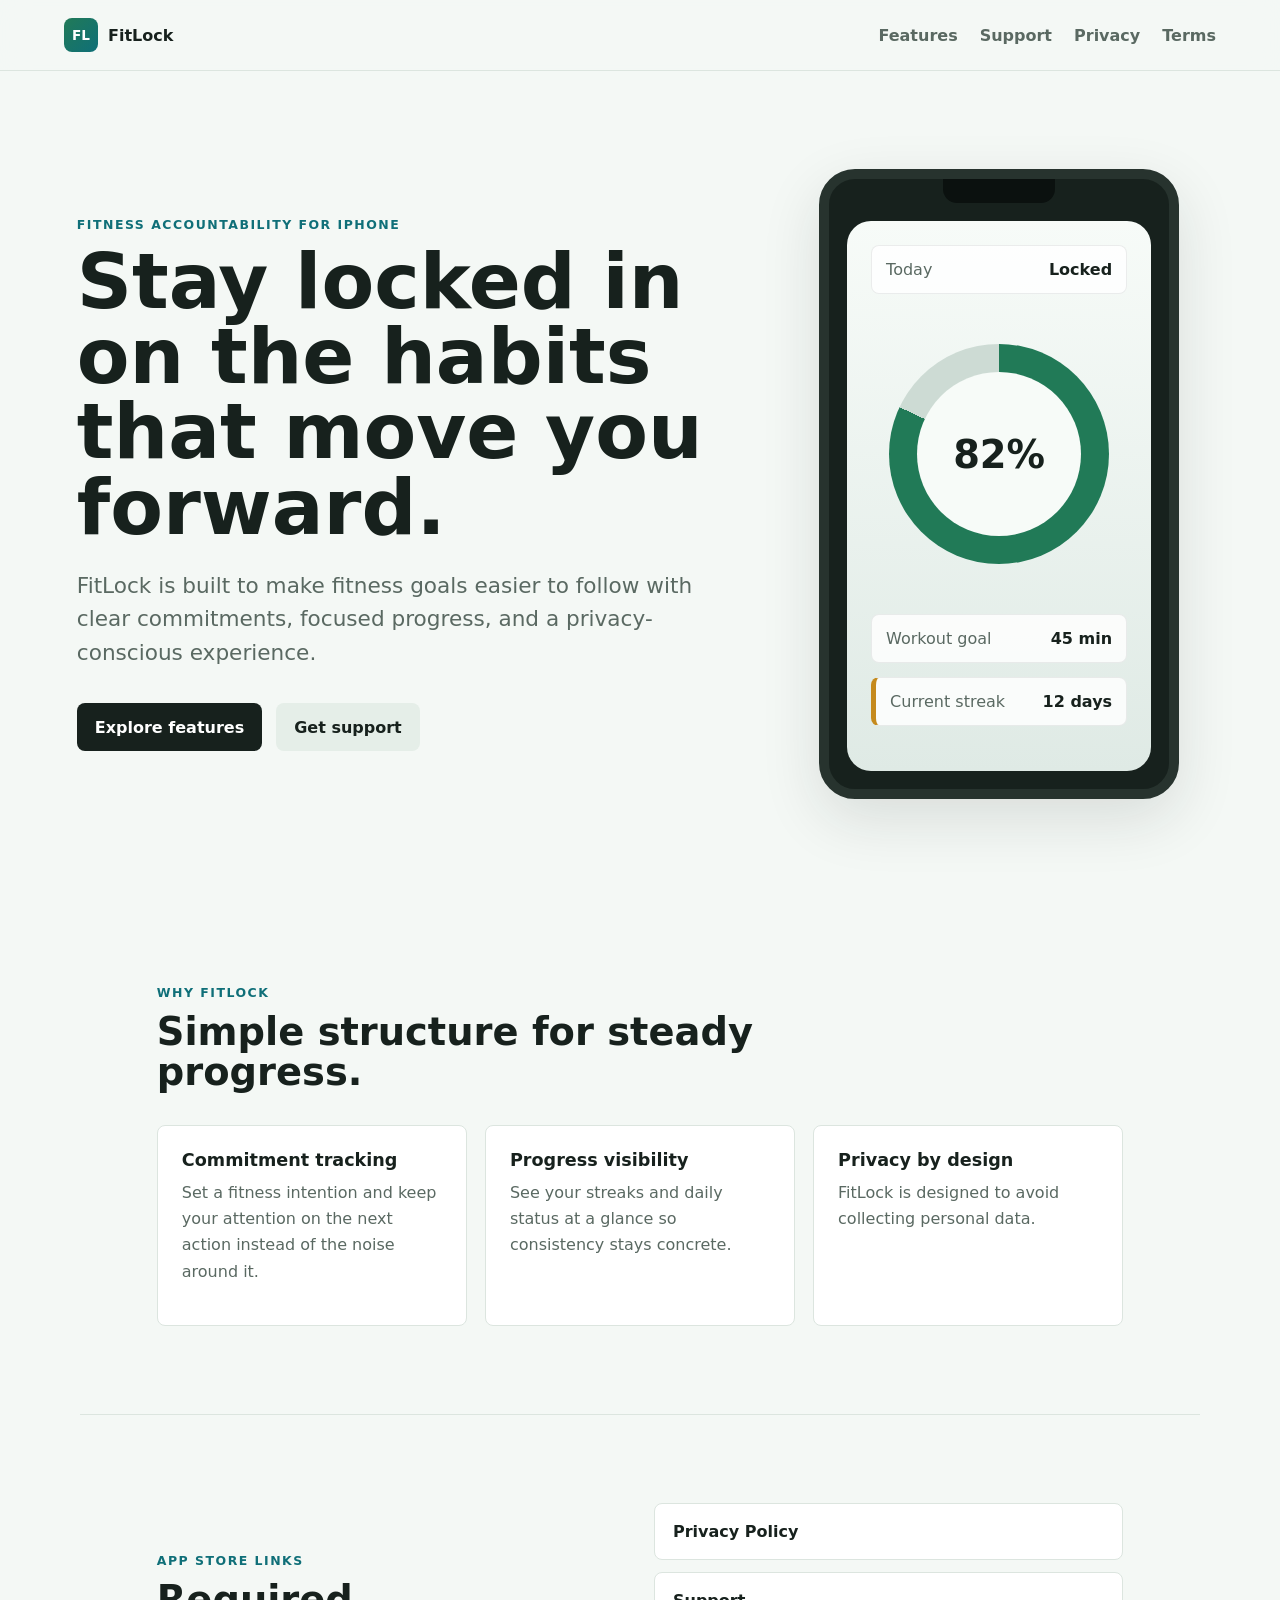
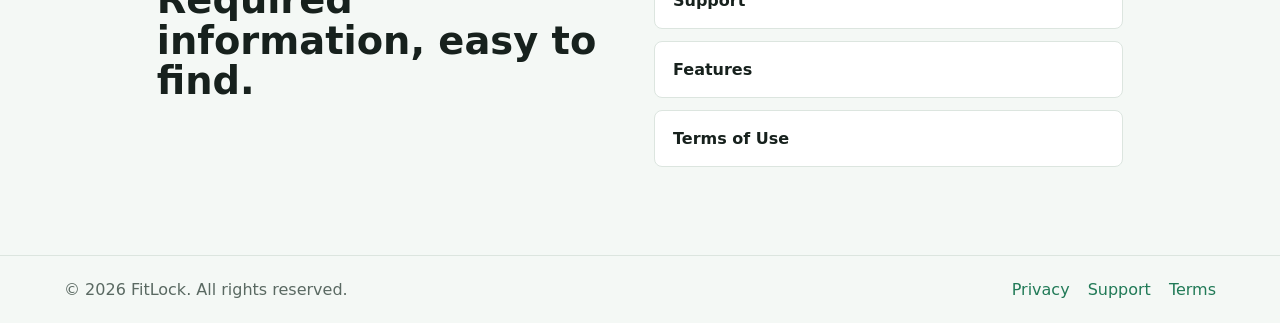
<file: index.html>
<!doctype html>
<html lang="en">
  <head>
    <meta charset="utf-8">
    <meta name="viewport" content="width=device-width, initial-scale=1">
    <title>FitLock</title>
    <meta name="description" content="FitLock helps you stay consistent with simple fitness-focused accountability tools.">
    <link rel="stylesheet" href="styles.css">
  </head>
  <body>
    <header class="site-header">
      <a class="brand" href="index.html" aria-label="FitLock home">
        <span class="brand-mark" aria-hidden="true">FL</span>
        <span>FitLock</span>
      </a>
      <nav aria-label="Primary navigation">
        <a href="features.html">Features</a>
        <a href="support.html">Support</a>
        <a href="privacy.html">Privacy</a>
        <a href="terms.html">Terms</a>
      </nav>
    </header>

    <main>
      <section class="hero">
        <div class="hero-copy">
          <p class="eyebrow">Fitness accountability for iPhone</p>
          <h1>Stay locked in on the habits that move you forward.</h1>
          <p class="lead">FitLock is built to make fitness goals easier to follow with clear commitments, focused progress, and a privacy-conscious experience.</p>
          <div class="actions">
            <a class="button primary" href="features.html">Explore features</a>
            <a class="button secondary" href="support.html">Get support</a>
          </div>
        </div>
        <div class="phone-preview" aria-label="FitLock app preview">
          <div class="phone-top"></div>
          <div class="preview-screen">
            <div class="metric-row">
              <span>Today</span>
              <strong>Locked</strong>
            </div>
            <div class="ring" aria-hidden="true">
              <span>82%</span>
            </div>
            <div class="mini-card">
              <span>Workout goal</span>
              <strong>45 min</strong>
            </div>
            <div class="mini-card accent">
              <span>Current streak</span>
              <strong>12 days</strong>
            </div>
          </div>
        </div>
      </section>

      <section class="section">
        <div class="section-heading">
          <p class="eyebrow">Why FitLock</p>
          <h2>Simple structure for steady progress.</h2>
        </div>
        <div class="feature-grid">
          <article class="card">
            <h3>Commitment tracking</h3>
            <p>Set a fitness intention and keep your attention on the next action instead of the noise around it.</p>
          </article>
          <article class="card">
            <h3>Progress visibility</h3>
            <p>See your streaks and daily status at a glance so consistency stays concrete.</p>
          </article>
          <article class="card">
            <h3>Privacy by design</h3>
            <p>FitLock is designed to avoid collecting personal data.</p>
          </article>
        </div>
      </section>

      <section class="section split">
        <div>
          <p class="eyebrow">App Store links</p>
          <h2>Required information, easy to find.</h2>
        </div>
        <div class="link-list">
          <a href="privacy.html">Privacy Policy</a>
          <a href="support.html">Support</a>
          <a href="features.html">Features</a>
          <a href="terms.html">Terms of Use</a>
        </div>
      </section>
    </main>

    <footer class="site-footer">
      <p>&copy; 2026 FitLock. All rights reserved.</p>
      <div>
        <a href="privacy.html">Privacy</a>
        <a href="support.html">Support</a>
        <a href="terms.html">Terms</a>
      </div>
    </footer>
  </body>
</html>
</file>
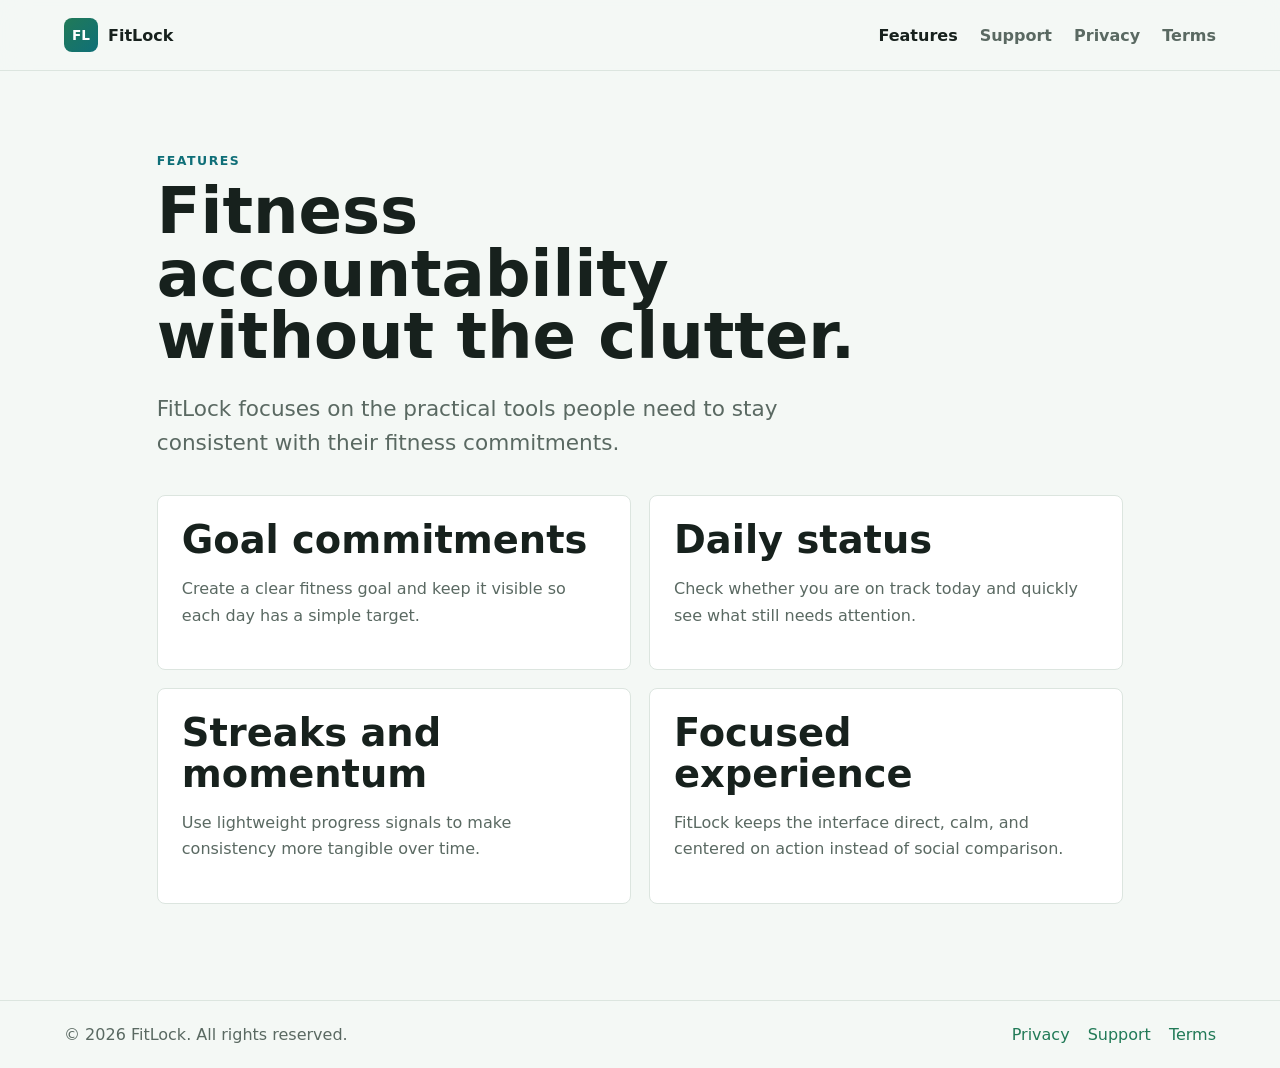
<file: features.html>
<!doctype html>
<html lang="en">
  <head>
    <meta charset="utf-8">
    <meta name="viewport" content="width=device-width, initial-scale=1">
    <title>Features | FitLock</title>
    <meta name="description" content="Learn about FitLock features for fitness accountability and habit consistency.">
    <link rel="stylesheet" href="styles.css">
  </head>
  <body>
    <header class="site-header">
      <a class="brand" href="index.html" aria-label="FitLock home">
        <span class="brand-mark" aria-hidden="true">FL</span>
        <span>FitLock</span>
      </a>
      <nav aria-label="Primary navigation">
        <a aria-current="page" href="features.html">Features</a>
        <a href="support.html">Support</a>
        <a href="privacy.html">Privacy</a>
        <a href="terms.html">Terms</a>
      </nav>
    </header>

    <main class="page">
      <section class="page-hero">
        <p class="eyebrow">Features</p>
        <h1>Fitness accountability without the clutter.</h1>
        <p class="lead">FitLock focuses on the practical tools people need to stay consistent with their fitness commitments.</p>
      </section>

      <section class="content-grid">
        <article class="card">
          <h2>Goal commitments</h2>
          <p>Create a clear fitness goal and keep it visible so each day has a simple target.</p>
        </article>
        <article class="card">
          <h2>Daily status</h2>
          <p>Check whether you are on track today and quickly see what still needs attention.</p>
        </article>
        <article class="card">
          <h2>Streaks and momentum</h2>
          <p>Use lightweight progress signals to make consistency more tangible over time.</p>
        </article>
        <article class="card">
          <h2>Focused experience</h2>
          <p>FitLock keeps the interface direct, calm, and centered on action instead of social comparison.</p>
        </article>
      </section>
    </main>

    <footer class="site-footer">
      <p>&copy; 2026 FitLock. All rights reserved.</p>
      <div>
        <a href="privacy.html">Privacy</a>
        <a href="support.html">Support</a>
        <a href="terms.html">Terms</a>
      </div>
    </footer>
  </body>
</html>
</file>
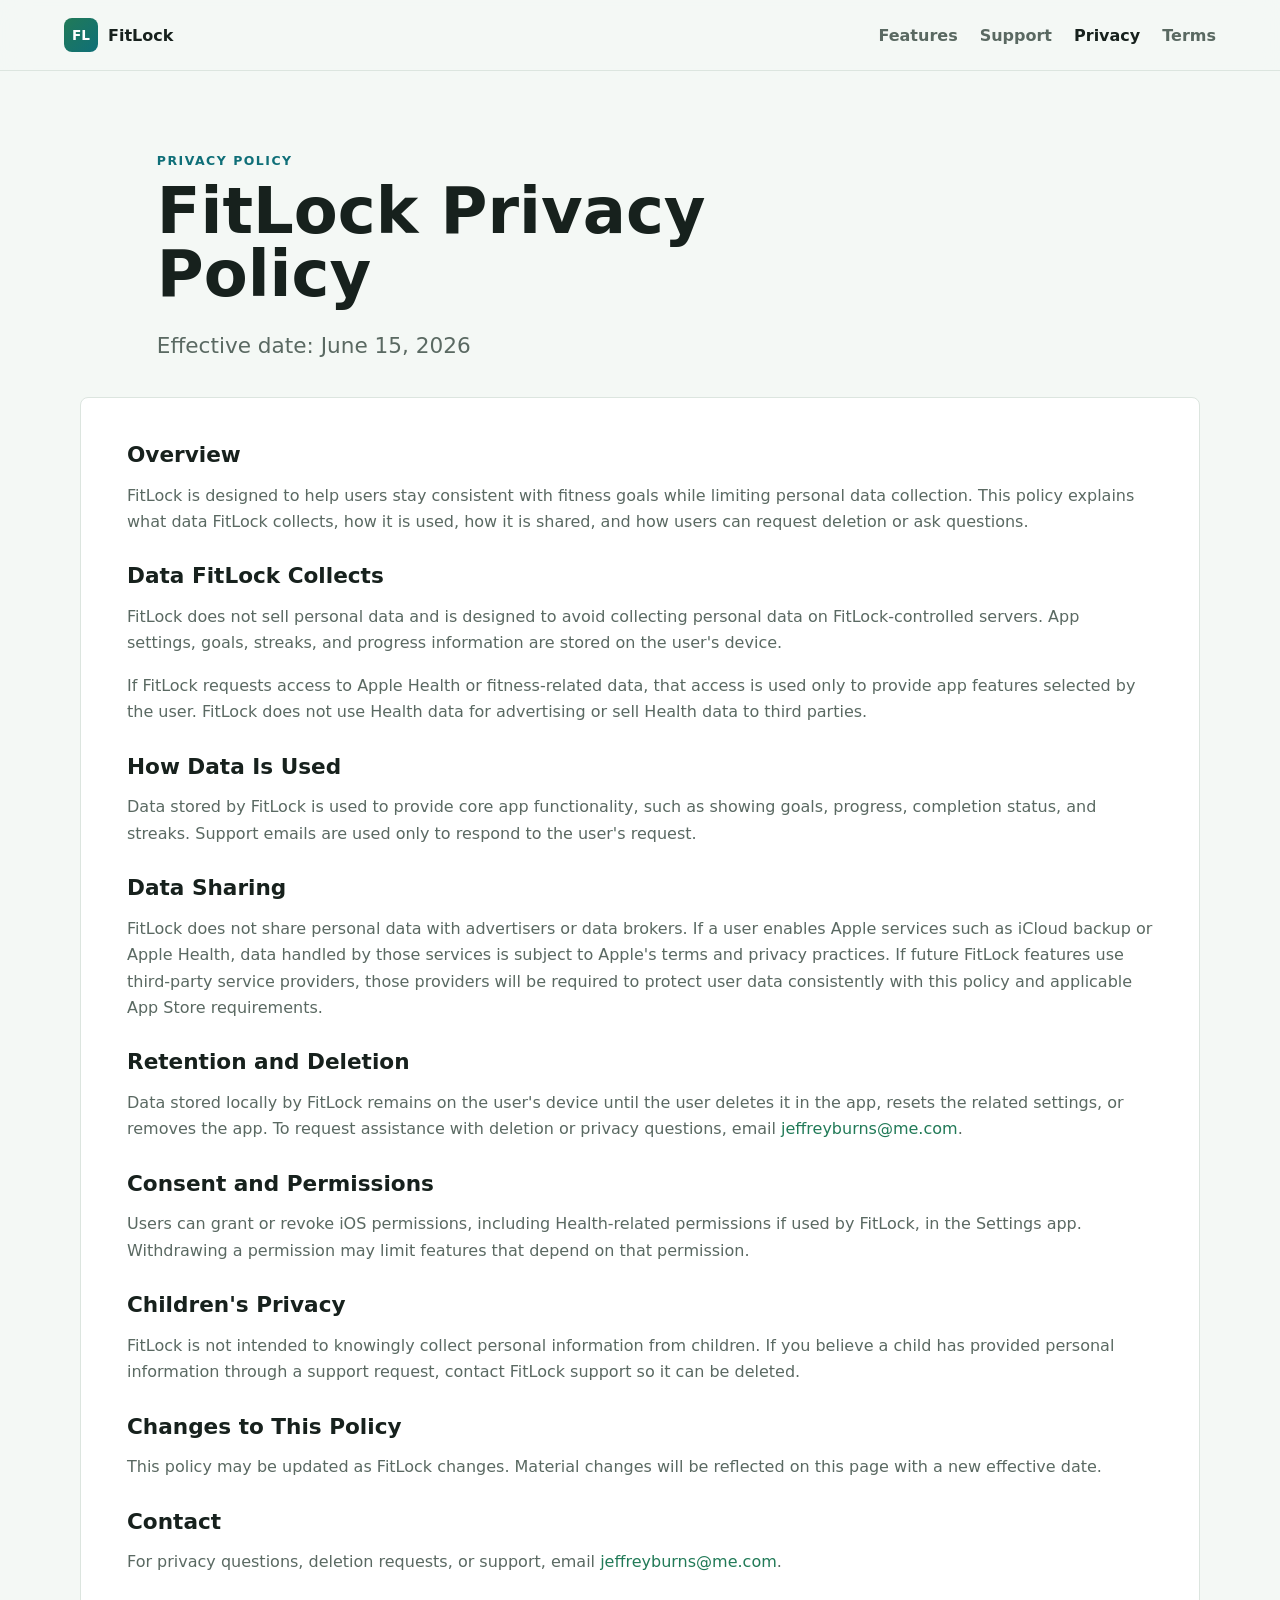
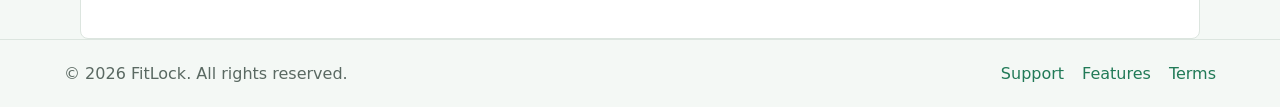
<file: privacy.html>
<!doctype html>
<html lang="en">
  <head>
    <meta charset="utf-8">
    <meta name="viewport" content="width=device-width, initial-scale=1">
    <title>Privacy Policy | FitLock</title>
    <meta name="description" content="FitLock privacy policy.">
    <link rel="stylesheet" href="styles.css">
  </head>
  <body>
    <header class="site-header">
      <a class="brand" href="index.html" aria-label="FitLock home">
        <span class="brand-mark" aria-hidden="true">FL</span>
        <span>FitLock</span>
      </a>
      <nav aria-label="Primary navigation">
        <a href="features.html">Features</a>
        <a href="support.html">Support</a>
        <a aria-current="page" href="privacy.html">Privacy</a>
        <a href="terms.html">Terms</a>
      </nav>
    </header>

    <main class="page legal">
      <section class="page-hero">
        <p class="eyebrow">Privacy Policy</p>
        <h1>FitLock Privacy Policy</h1>
        <p class="lead">Effective date: June 15, 2026</p>
      </section>

      <section class="legal-content">
        <h2>Overview</h2>
        <p>FitLock is designed to help users stay consistent with fitness goals while limiting personal data collection. This policy explains what data FitLock collects, how it is used, how it is shared, and how users can request deletion or ask questions.</p>

        <h2>Data FitLock Collects</h2>
        <p>FitLock does not sell personal data and is designed to avoid collecting personal data on FitLock-controlled servers. App settings, goals, streaks, and progress information are stored on the user's device.</p>
        <p>If FitLock requests access to Apple Health or fitness-related data, that access is used only to provide app features selected by the user. FitLock does not use Health data for advertising or sell Health data to third parties.</p>

        <h2>How Data Is Used</h2>
        <p>Data stored by FitLock is used to provide core app functionality, such as showing goals, progress, completion status, and streaks. Support emails are used only to respond to the user's request.</p>

        <h2>Data Sharing</h2>
        <p>FitLock does not share personal data with advertisers or data brokers. If a user enables Apple services such as iCloud backup or Apple Health, data handled by those services is subject to Apple's terms and privacy practices. If future FitLock features use third-party service providers, those providers will be required to protect user data consistently with this policy and applicable App Store requirements.</p>

        <h2>Retention and Deletion</h2>
        <p>Data stored locally by FitLock remains on the user's device until the user deletes it in the app, resets the related settings, or removes the app. To request assistance with deletion or privacy questions, email <a href="mailto:jeffreyburns@me.com">jeffreyburns@me.com</a>.</p>

        <h2>Consent and Permissions</h2>
        <p>Users can grant or revoke iOS permissions, including Health-related permissions if used by FitLock, in the Settings app. Withdrawing a permission may limit features that depend on that permission.</p>

        <h2>Children's Privacy</h2>
        <p>FitLock is not intended to knowingly collect personal information from children. If you believe a child has provided personal information through a support request, contact FitLock support so it can be deleted.</p>

        <h2>Changes to This Policy</h2>
        <p>This policy may be updated as FitLock changes. Material changes will be reflected on this page with a new effective date.</p>

        <h2>Contact</h2>
        <p>For privacy questions, deletion requests, or support, email <a href="mailto:jeffreyburns@me.com">jeffreyburns@me.com</a>.</p>
      </section>
    </main>

    <footer class="site-footer">
      <p>&copy; 2026 FitLock. All rights reserved.</p>
      <div>
        <a href="support.html">Support</a>
        <a href="features.html">Features</a>
        <a href="terms.html">Terms</a>
      </div>
    </footer>
  </body>
</html>
</file>
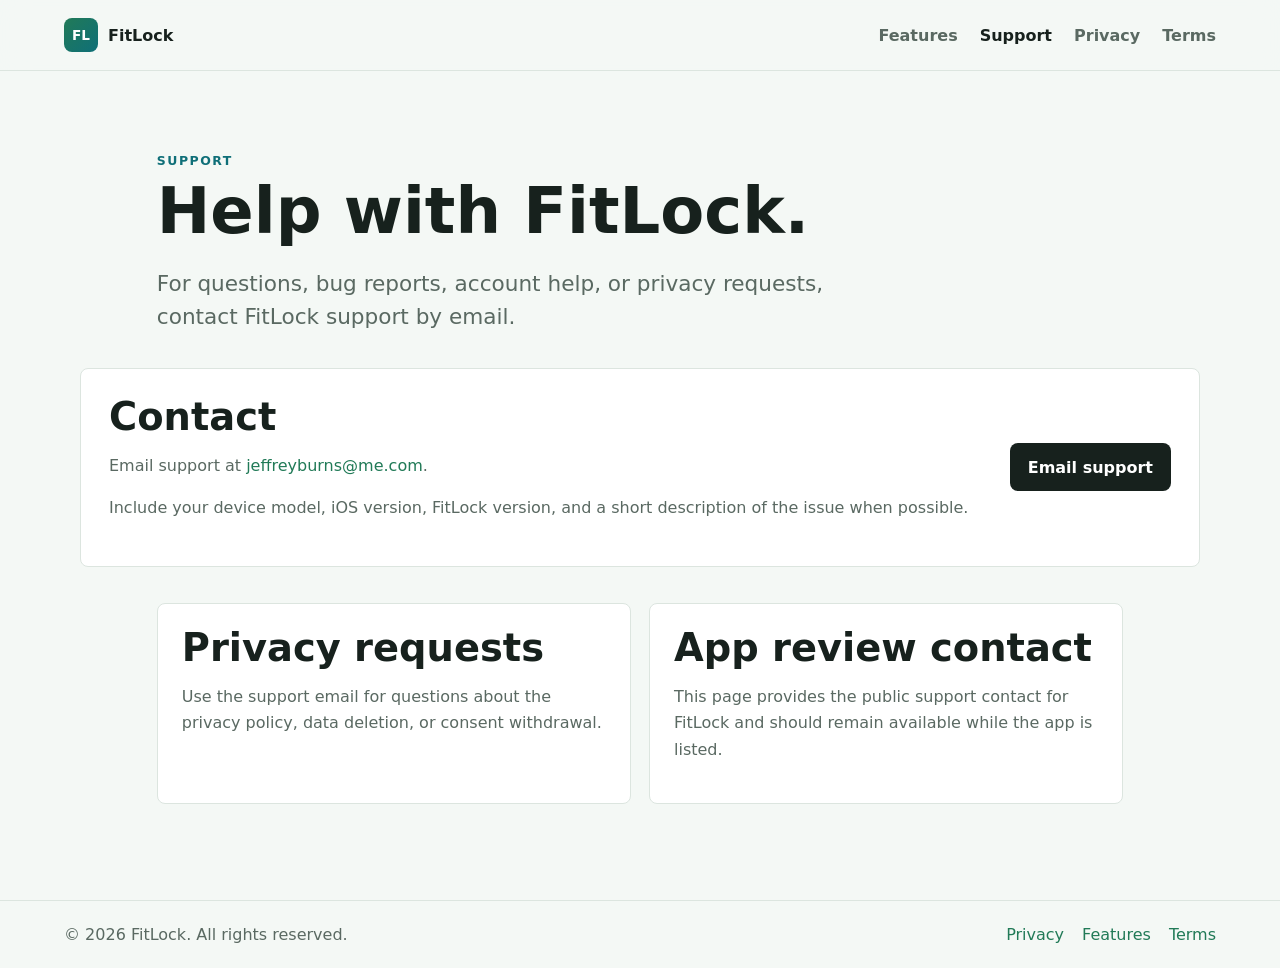
<file: support.html>
<!doctype html>
<html lang="en">
  <head>
    <meta charset="utf-8">
    <meta name="viewport" content="width=device-width, initial-scale=1">
    <title>Support | FitLock</title>
    <meta name="description" content="Get support for FitLock.">
    <link rel="stylesheet" href="styles.css">
  </head>
  <body>
    <header class="site-header">
      <a class="brand" href="index.html" aria-label="FitLock home">
        <span class="brand-mark" aria-hidden="true">FL</span>
        <span>FitLock</span>
      </a>
      <nav aria-label="Primary navigation">
        <a href="features.html">Features</a>
        <a aria-current="page" href="support.html">Support</a>
        <a href="privacy.html">Privacy</a>
        <a href="terms.html">Terms</a>
      </nav>
    </header>

    <main class="page">
      <section class="page-hero">
        <p class="eyebrow">Support</p>
        <h1>Help with FitLock.</h1>
        <p class="lead">For questions, bug reports, account help, or privacy requests, contact FitLock support by email.</p>
      </section>

      <section class="support-panel">
        <div>
          <h2>Contact</h2>
          <p>Email support at <a href="mailto:jeffreyburns@me.com">jeffreyburns@me.com</a>.</p>
          <p>Include your device model, iOS version, FitLock version, and a short description of the issue when possible.</p>
        </div>
        <a class="button primary" href="mailto:jeffreyburns@me.com?subject=FitLock%20Support">Email support</a>
      </section>

      <section class="content-grid">
        <article class="card">
          <h2>Privacy requests</h2>
          <p>Use the support email for questions about the privacy policy, data deletion, or consent withdrawal.</p>
        </article>
        <article class="card">
          <h2>App review contact</h2>
          <p>This page provides the public support contact for FitLock and should remain available while the app is listed.</p>
        </article>
      </section>
    </main>

    <footer class="site-footer">
      <p>&copy; 2026 FitLock. All rights reserved.</p>
      <div>
        <a href="privacy.html">Privacy</a>
        <a href="features.html">Features</a>
        <a href="terms.html">Terms</a>
      </div>
    </footer>
  </body>
</html>
</file>
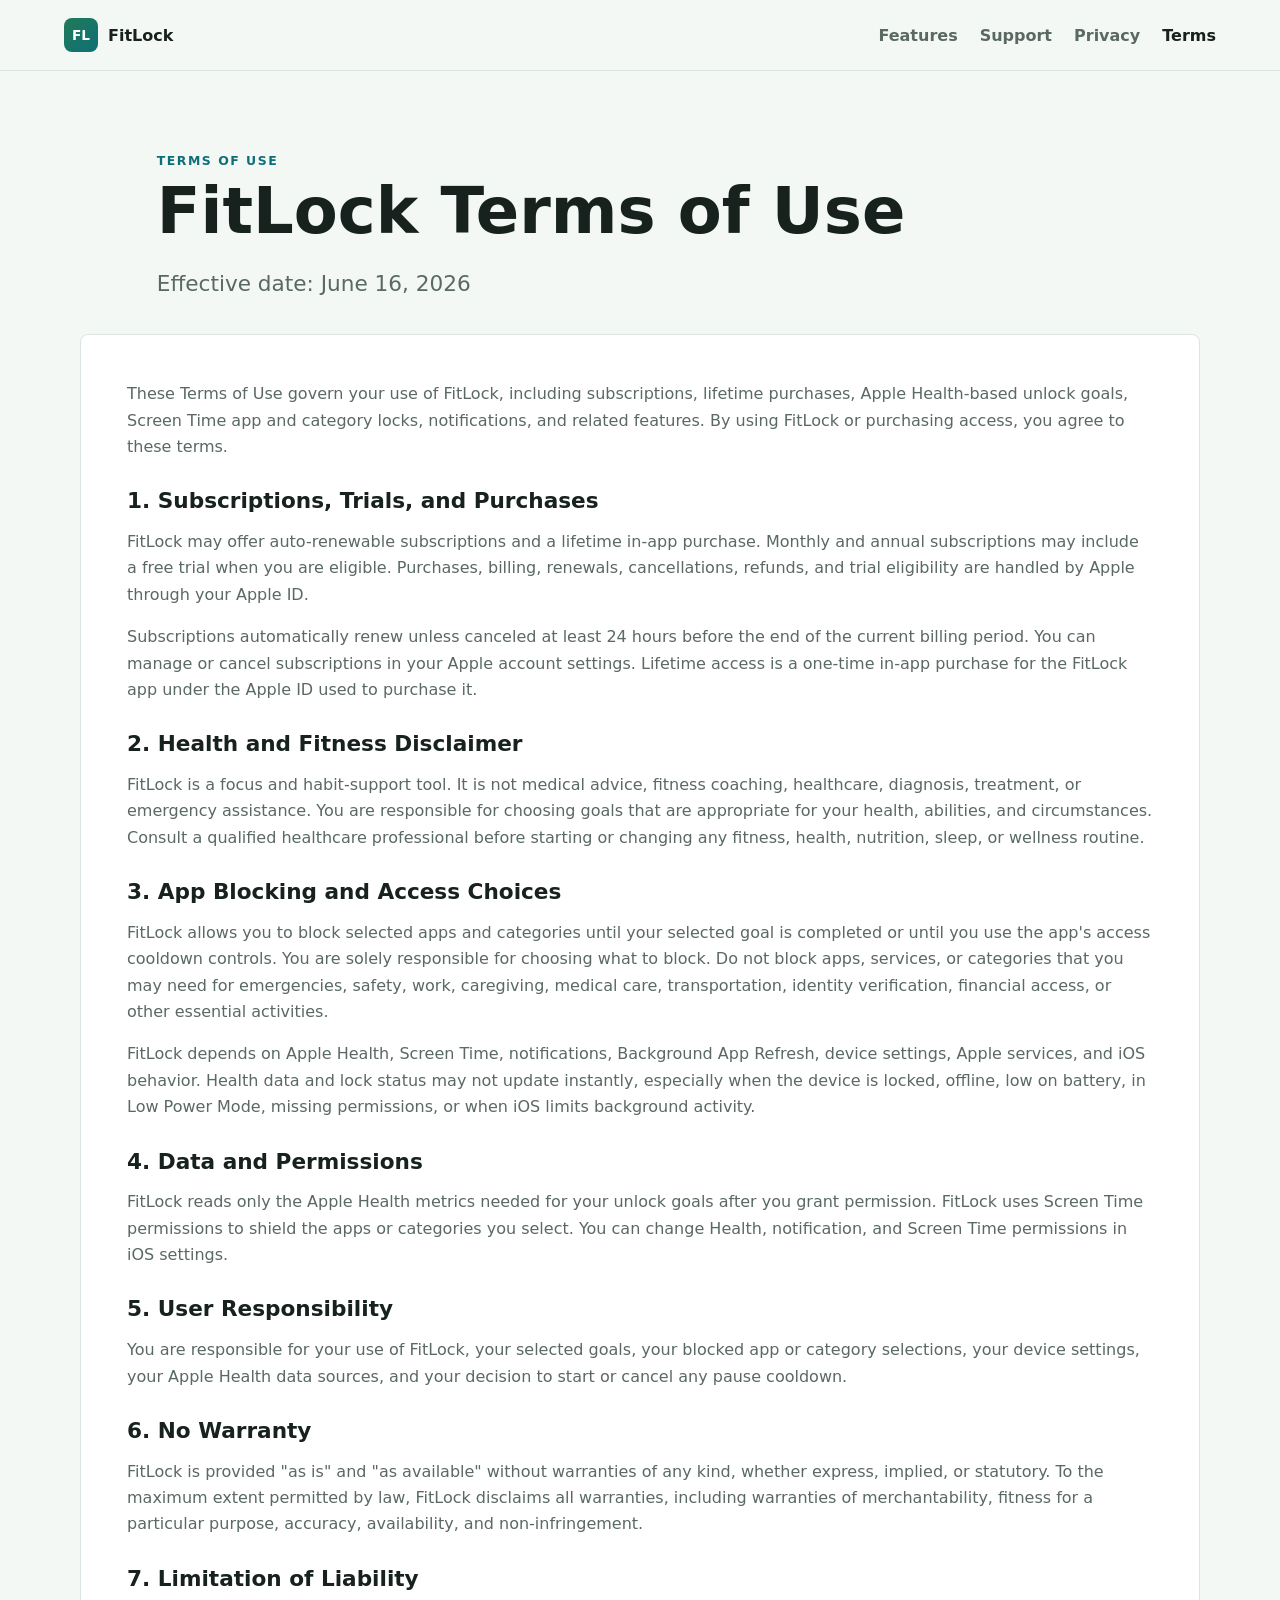
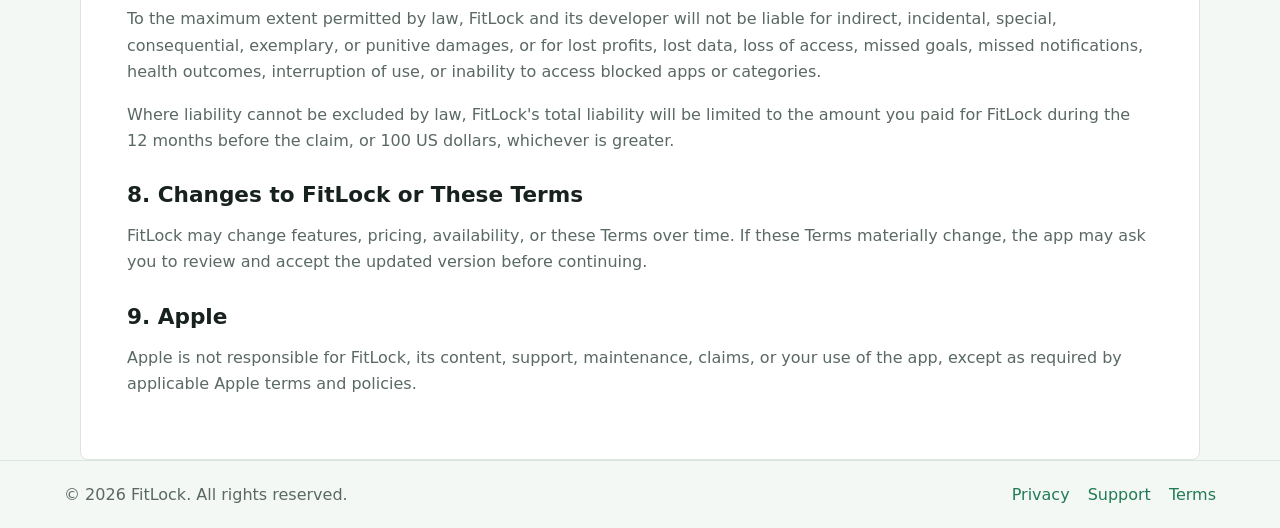
<file: terms.html>
<!doctype html>
<html lang="en">
  <head>
    <meta charset="utf-8">
    <meta name="viewport" content="width=device-width, initial-scale=1">
    <title>Terms of Use | FitLock</title>
    <meta name="description" content="FitLock Terms of Use.">
    <link rel="stylesheet" href="styles.css">
  </head>
  <body>
    <header class="site-header">
      <a class="brand" href="index.html" aria-label="FitLock home">
        <span class="brand-mark" aria-hidden="true">FL</span>
        <span>FitLock</span>
      </a>
      <nav aria-label="Primary navigation">
        <a href="features.html">Features</a>
        <a href="support.html">Support</a>
        <a href="privacy.html">Privacy</a>
        <a aria-current="page" href="terms.html">Terms</a>
      </nav>
    </header>

    <main class="page legal">
      <section class="page-hero">
        <p class="eyebrow">Terms of Use</p>
        <h1>FitLock Terms of Use</h1>
        <p class="lead">Effective date: June 16, 2026</p>
      </section>

      <section class="legal-content">
        <p>These Terms of Use govern your use of FitLock, including subscriptions, lifetime purchases, Apple Health-based unlock goals, Screen Time app and category locks, notifications, and related features. By using FitLock or purchasing access, you agree to these terms.</p>

        <h2>1. Subscriptions, Trials, and Purchases</h2>
        <p>FitLock may offer auto-renewable subscriptions and a lifetime in-app purchase. Monthly and annual subscriptions may include a free trial when you are eligible. Purchases, billing, renewals, cancellations, refunds, and trial eligibility are handled by Apple through your Apple ID.</p>
        <p>Subscriptions automatically renew unless canceled at least 24 hours before the end of the current billing period. You can manage or cancel subscriptions in your Apple account settings. Lifetime access is a one-time in-app purchase for the FitLock app under the Apple ID used to purchase it.</p>

        <h2>2. Health and Fitness Disclaimer</h2>
        <p>FitLock is a focus and habit-support tool. It is not medical advice, fitness coaching, healthcare, diagnosis, treatment, or emergency assistance. You are responsible for choosing goals that are appropriate for your health, abilities, and circumstances. Consult a qualified healthcare professional before starting or changing any fitness, health, nutrition, sleep, or wellness routine.</p>

        <h2>3. App Blocking and Access Choices</h2>
        <p>FitLock allows you to block selected apps and categories until your selected goal is completed or until you use the app's access cooldown controls. You are solely responsible for choosing what to block. Do not block apps, services, or categories that you may need for emergencies, safety, work, caregiving, medical care, transportation, identity verification, financial access, or other essential activities.</p>
        <p>FitLock depends on Apple Health, Screen Time, notifications, Background App Refresh, device settings, Apple services, and iOS behavior. Health data and lock status may not update instantly, especially when the device is locked, offline, low on battery, in Low Power Mode, missing permissions, or when iOS limits background activity.</p>

        <h2>4. Data and Permissions</h2>
        <p>FitLock reads only the Apple Health metrics needed for your unlock goals after you grant permission. FitLock uses Screen Time permissions to shield the apps or categories you select. You can change Health, notification, and Screen Time permissions in iOS settings.</p>

        <h2>5. User Responsibility</h2>
        <p>You are responsible for your use of FitLock, your selected goals, your blocked app or category selections, your device settings, your Apple Health data sources, and your decision to start or cancel any pause cooldown.</p>

        <h2>6. No Warranty</h2>
        <p>FitLock is provided "as is" and "as available" without warranties of any kind, whether express, implied, or statutory. To the maximum extent permitted by law, FitLock disclaims all warranties, including warranties of merchantability, fitness for a particular purpose, accuracy, availability, and non-infringement.</p>

        <h2>7. Limitation of Liability</h2>
        <p>To the maximum extent permitted by law, FitLock and its developer will not be liable for indirect, incidental, special, consequential, exemplary, or punitive damages, or for lost profits, lost data, loss of access, missed goals, missed notifications, health outcomes, interruption of use, or inability to access blocked apps or categories.</p>
        <p>Where liability cannot be excluded by law, FitLock's total liability will be limited to the amount you paid for FitLock during the 12 months before the claim, or 100 US dollars, whichever is greater.</p>

        <h2>8. Changes to FitLock or These Terms</h2>
        <p>FitLock may change features, pricing, availability, or these Terms over time. If these Terms materially change, the app may ask you to review and accept the updated version before continuing.</p>

        <h2>9. Apple</h2>
        <p>Apple is not responsible for FitLock, its content, support, maintenance, claims, or your use of the app, except as required by applicable Apple terms and policies.</p>
      </section>
    </main>

    <footer class="site-footer">
      <p>&copy; 2026 FitLock. All rights reserved.</p>
      <div>
        <a href="privacy.html">Privacy</a>
        <a href="support.html">Support</a>
        <a href="terms.html">Terms</a>
      </div>
    </footer>
  </body>
</html>
</file>
<file: styles.css>
:root {
  color-scheme: light;
  --ink: #17211d;
  --muted: #5a6962;
  --line: #dce5df;
  --panel: #ffffff;
  --wash: #f4f8f5;
  --green: #217a57;
  --teal: #0f6f78;
  --gold: #c58a1d;
  --shadow: 0 20px 60px rgba(23, 33, 29, 0.12);
}

* {
  box-sizing: border-box;
}

html {
  font-family: Inter, ui-sans-serif, system-ui, -apple-system, BlinkMacSystemFont, "Segoe UI", sans-serif;
  background: var(--wash);
  color: var(--ink);
}

body {
  margin: 0;
  min-height: 100vh;
}

a {
  color: var(--green);
  text-decoration: none;
}

a:hover {
  text-decoration: underline;
}

.site-header {
  align-items: center;
  background: rgba(244, 248, 245, 0.92);
  backdrop-filter: blur(14px);
  border-bottom: 1px solid var(--line);
  display: flex;
  justify-content: space-between;
  padding: 18px clamp(18px, 5vw, 64px);
  position: sticky;
  top: 0;
  z-index: 10;
}

.brand {
  align-items: center;
  color: var(--ink);
  display: inline-flex;
  font-weight: 800;
  gap: 10px;
  letter-spacing: 0;
}

.brand:hover {
  text-decoration: none;
}

.brand-mark {
  align-items: center;
  background: linear-gradient(135deg, var(--green), var(--teal));
  border-radius: 8px;
  color: #fff;
  display: inline-flex;
  font-size: 0.85rem;
  height: 34px;
  justify-content: center;
  width: 34px;
}

nav {
  display: flex;
  flex-wrap: wrap;
  gap: 8px 22px;
  justify-content: flex-end;
}

nav a {
  color: var(--muted);
  font-weight: 650;
}

nav a[aria-current="page"],
nav a:hover {
  color: var(--ink);
}

.hero {
  align-items: center;
  display: grid;
  gap: clamp(36px, 6vw, 84px);
  grid-template-columns: minmax(0, 1.1fr) minmax(280px, 0.7fr);
  min-height: calc(100vh - 74px);
  padding: clamp(48px, 7vw, 92px) clamp(18px, 6vw, 80px);
}

.hero-copy,
.page-hero,
.section,
.legal-content,
.support-panel {
  margin: 0 auto;
  max-width: 1120px;
}

.eyebrow {
  color: var(--teal);
  font-size: 0.78rem;
  font-weight: 800;
  letter-spacing: 0.12em;
  margin: 0 0 12px;
  text-transform: uppercase;
}

h1,
h2,
h3,
p {
  margin-top: 0;
}

h1 {
  font-size: clamp(2.5rem, 6vw, 5.8rem);
  line-height: 0.98;
  margin-bottom: 24px;
  max-width: 780px;
}

h2 {
  font-size: clamp(1.7rem, 3vw, 2.8rem);
  line-height: 1.05;
  margin-bottom: 16px;
}

h3 {
  font-size: 1.1rem;
  margin-bottom: 10px;
}

.lead {
  color: var(--muted);
  font-size: clamp(1.08rem, 2vw, 1.35rem);
  line-height: 1.55;
  max-width: 680px;
}

.actions {
  display: flex;
  flex-wrap: wrap;
  gap: 14px;
  margin-top: 34px;
}

.button {
  align-items: center;
  border-radius: 8px;
  display: inline-flex;
  font-weight: 800;
  justify-content: center;
  min-height: 48px;
  padding: 12px 18px;
}

.button:hover {
  text-decoration: none;
}

.button.primary {
  background: var(--ink);
  color: #fff;
}

.button.secondary {
  background: #e5eee8;
  color: var(--ink);
}

.phone-preview {
  background: #17211d;
  border: 10px solid #27332e;
  border-radius: 36px;
  box-shadow: var(--shadow);
  justify-self: center;
  max-width: 360px;
  min-height: 620px;
  padding: 18px;
  width: min(100%, 360px);
}

.phone-top {
  background: #0b110f;
  border-radius: 0 0 14px 14px;
  height: 24px;
  margin: -18px auto 18px;
  width: 112px;
}

.preview-screen {
  background: linear-gradient(180deg, #f7fbf8, #dfeae5);
  border-radius: 24px;
  min-height: 550px;
  padding: 24px;
}

.metric-row,
.mini-card {
  align-items: center;
  background: rgba(255, 255, 255, 0.82);
  border: 1px solid rgba(23, 33, 29, 0.08);
  border-radius: 8px;
  display: flex;
  justify-content: space-between;
  padding: 14px;
}

.metric-row span,
.mini-card span {
  color: var(--muted);
}

.ring {
  align-items: center;
  background: conic-gradient(var(--green) 0 82%, #cddbd4 82% 100%);
  border-radius: 50%;
  display: flex;
  height: 220px;
  justify-content: center;
  margin: 50px auto;
  position: relative;
  width: 220px;
}

.ring::after {
  background: #f7fbf8;
  border-radius: 50%;
  content: "";
  inset: 28px;
  position: absolute;
}

.ring span {
  color: var(--ink);
  font-size: 2.4rem;
  font-weight: 900;
  position: relative;
  z-index: 1;
}

.mini-card {
  margin-top: 14px;
}

.mini-card.accent {
  border-left: 5px solid var(--gold);
}

.section {
  padding: clamp(44px, 7vw, 88px) clamp(18px, 6vw, 80px);
}

.section-heading {
  max-width: 680px;
}

.feature-grid,
.content-grid {
  display: grid;
  gap: 18px;
  grid-template-columns: repeat(3, minmax(0, 1fr));
  margin-top: 32px;
}

.content-grid {
  grid-template-columns: repeat(2, minmax(0, 1fr));
  margin: 36px auto 0;
  max-width: 1120px;
  padding: 0 clamp(18px, 6vw, 80px) clamp(56px, 8vw, 96px);
}

.card {
  background: var(--panel);
  border: 1px solid var(--line);
  border-radius: 8px;
  padding: 24px;
}

.card p,
.legal-content p,
.support-panel p {
  color: var(--muted);
  line-height: 1.65;
}

.split {
  align-items: center;
  border-top: 1px solid var(--line);
  display: grid;
  gap: 28px;
  grid-template-columns: 1fr 1fr;
}

.link-list {
  display: grid;
  gap: 12px;
}

.link-list a {
  background: #fff;
  border: 1px solid var(--line);
  border-radius: 8px;
  color: var(--ink);
  font-weight: 800;
  padding: 18px;
}

.page {
  padding-top: clamp(42px, 7vw, 82px);
}

.page-hero {
  padding: 0 clamp(18px, 6vw, 80px);
}

.page-hero h1 {
  font-size: clamp(2.3rem, 5vw, 4.8rem);
}

.support-panel {
  align-items: center;
  background: var(--panel);
  border: 1px solid var(--line);
  border-radius: 8px;
  display: flex;
  gap: 22px;
  justify-content: space-between;
  margin-top: 34px;
  padding: 28px;
  width: calc(100% - clamp(36px, 12vw, 160px));
}

.legal-content {
  background: var(--panel);
  border: 1px solid var(--line);
  border-radius: 8px;
  margin-top: 34px;
  padding: clamp(24px, 4vw, 46px);
  width: calc(100% - clamp(36px, 12vw, 160px));
}

.legal-content h2 {
  font-size: 1.35rem;
  margin-top: 30px;
}

.legal-content h2:first-child {
  margin-top: 0;
}

.not-found {
  min-height: 100vh;
  padding: clamp(28px, 6vw, 64px);
}

.site-footer {
  align-items: center;
  border-top: 1px solid var(--line);
  color: var(--muted);
  display: flex;
  flex-wrap: wrap;
  gap: 18px;
  justify-content: space-between;
  padding: 24px clamp(18px, 5vw, 64px);
}

.site-footer p {
  margin: 0;
}

.site-footer div {
  display: flex;
  gap: 18px;
}

@media (max-width: 820px) {
  .site-header {
    align-items: flex-start;
    flex-direction: column;
    gap: 14px;
  }

  nav {
    justify-content: flex-start;
  }

  .hero,
  .split,
  .feature-grid,
  .content-grid {
    grid-template-columns: 1fr;
  }

  .hero {
    min-height: auto;
  }

  .phone-preview {
    min-height: 520px;
  }

  .preview-screen {
    min-height: 450px;
  }

  .ring {
    height: 180px;
    margin: 34px auto;
    width: 180px;
  }

  .support-panel {
    align-items: flex-start;
    flex-direction: column;
  }
}

@media (max-width: 520px) {
  h1 {
    font-size: 2.45rem;
  }

  .button {
    width: 100%;
  }

  .phone-preview {
    border-width: 8px;
    border-radius: 28px;
    min-height: 470px;
  }

  .preview-screen {
    min-height: 400px;
    padding: 18px;
  }

  .ring {
    height: 150px;
    width: 150px;
  }

  .ring span {
    font-size: 1.8rem;
  }
}
</file>
